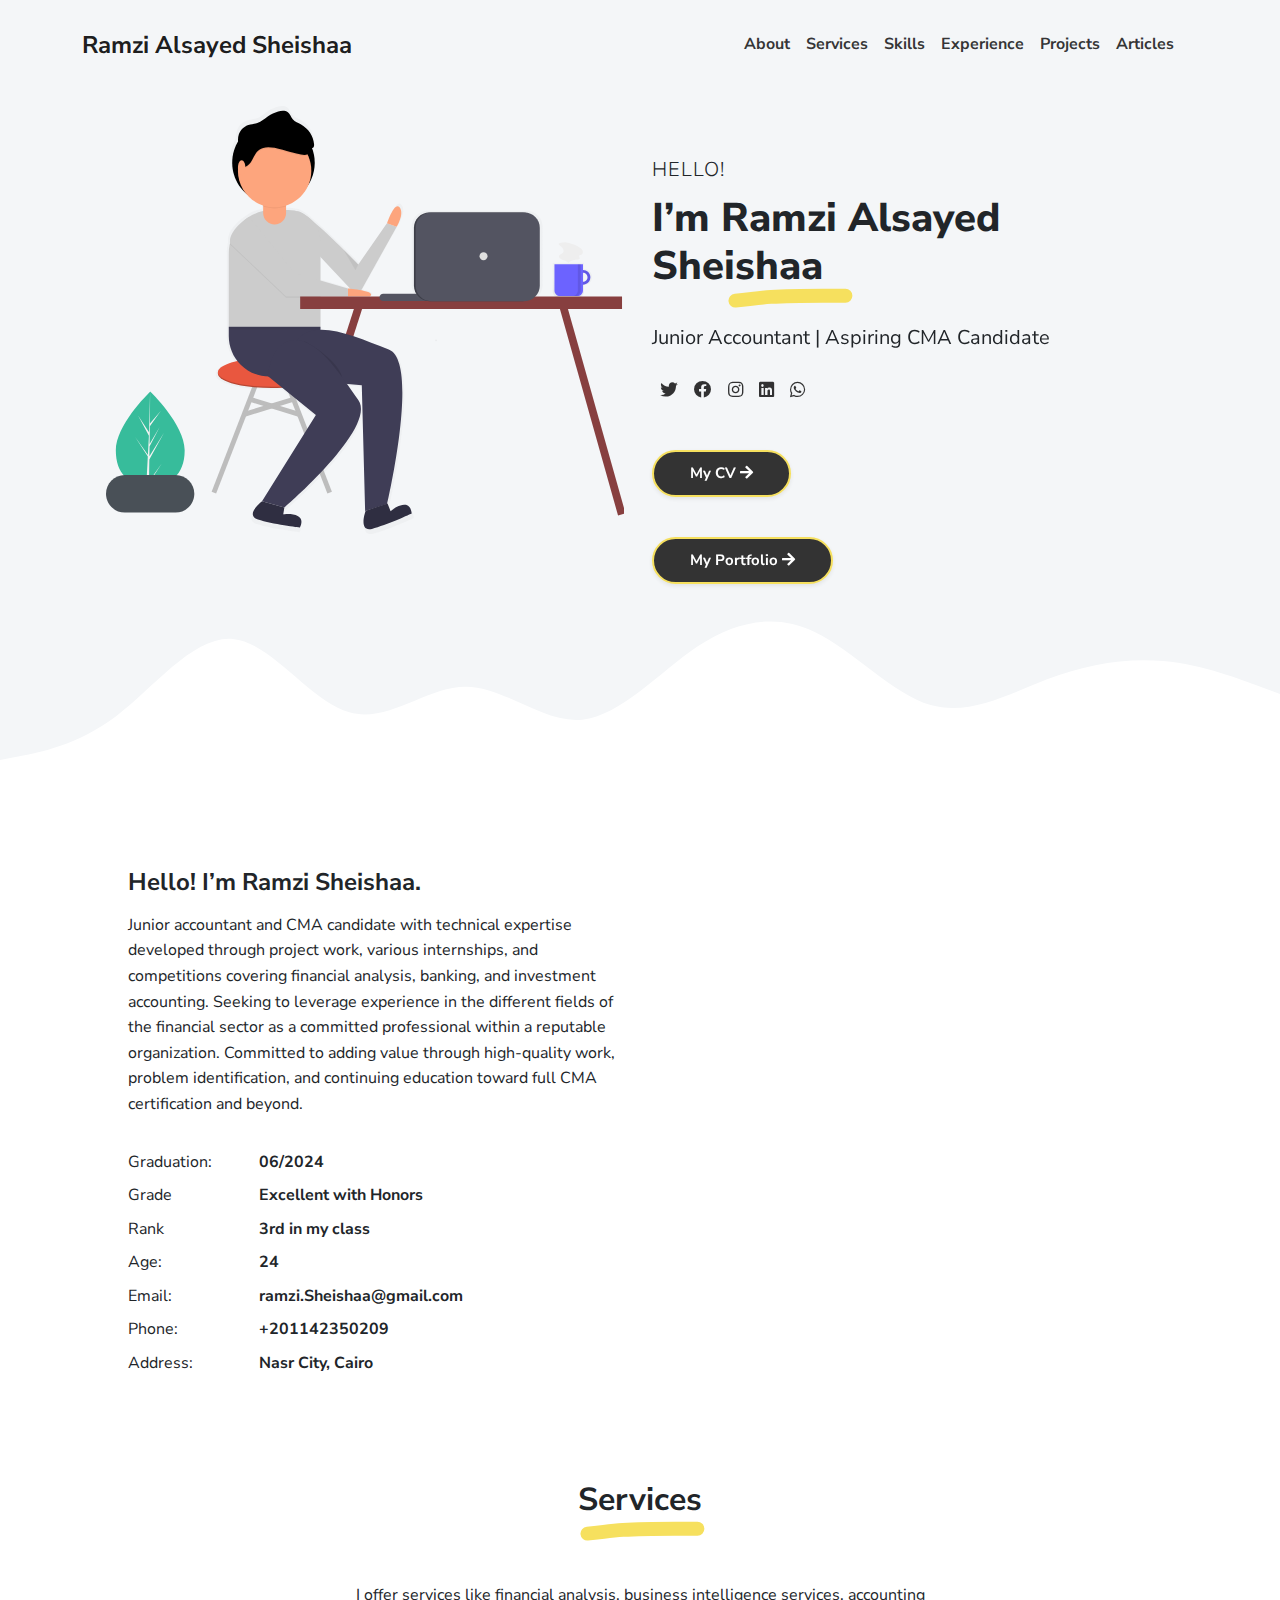
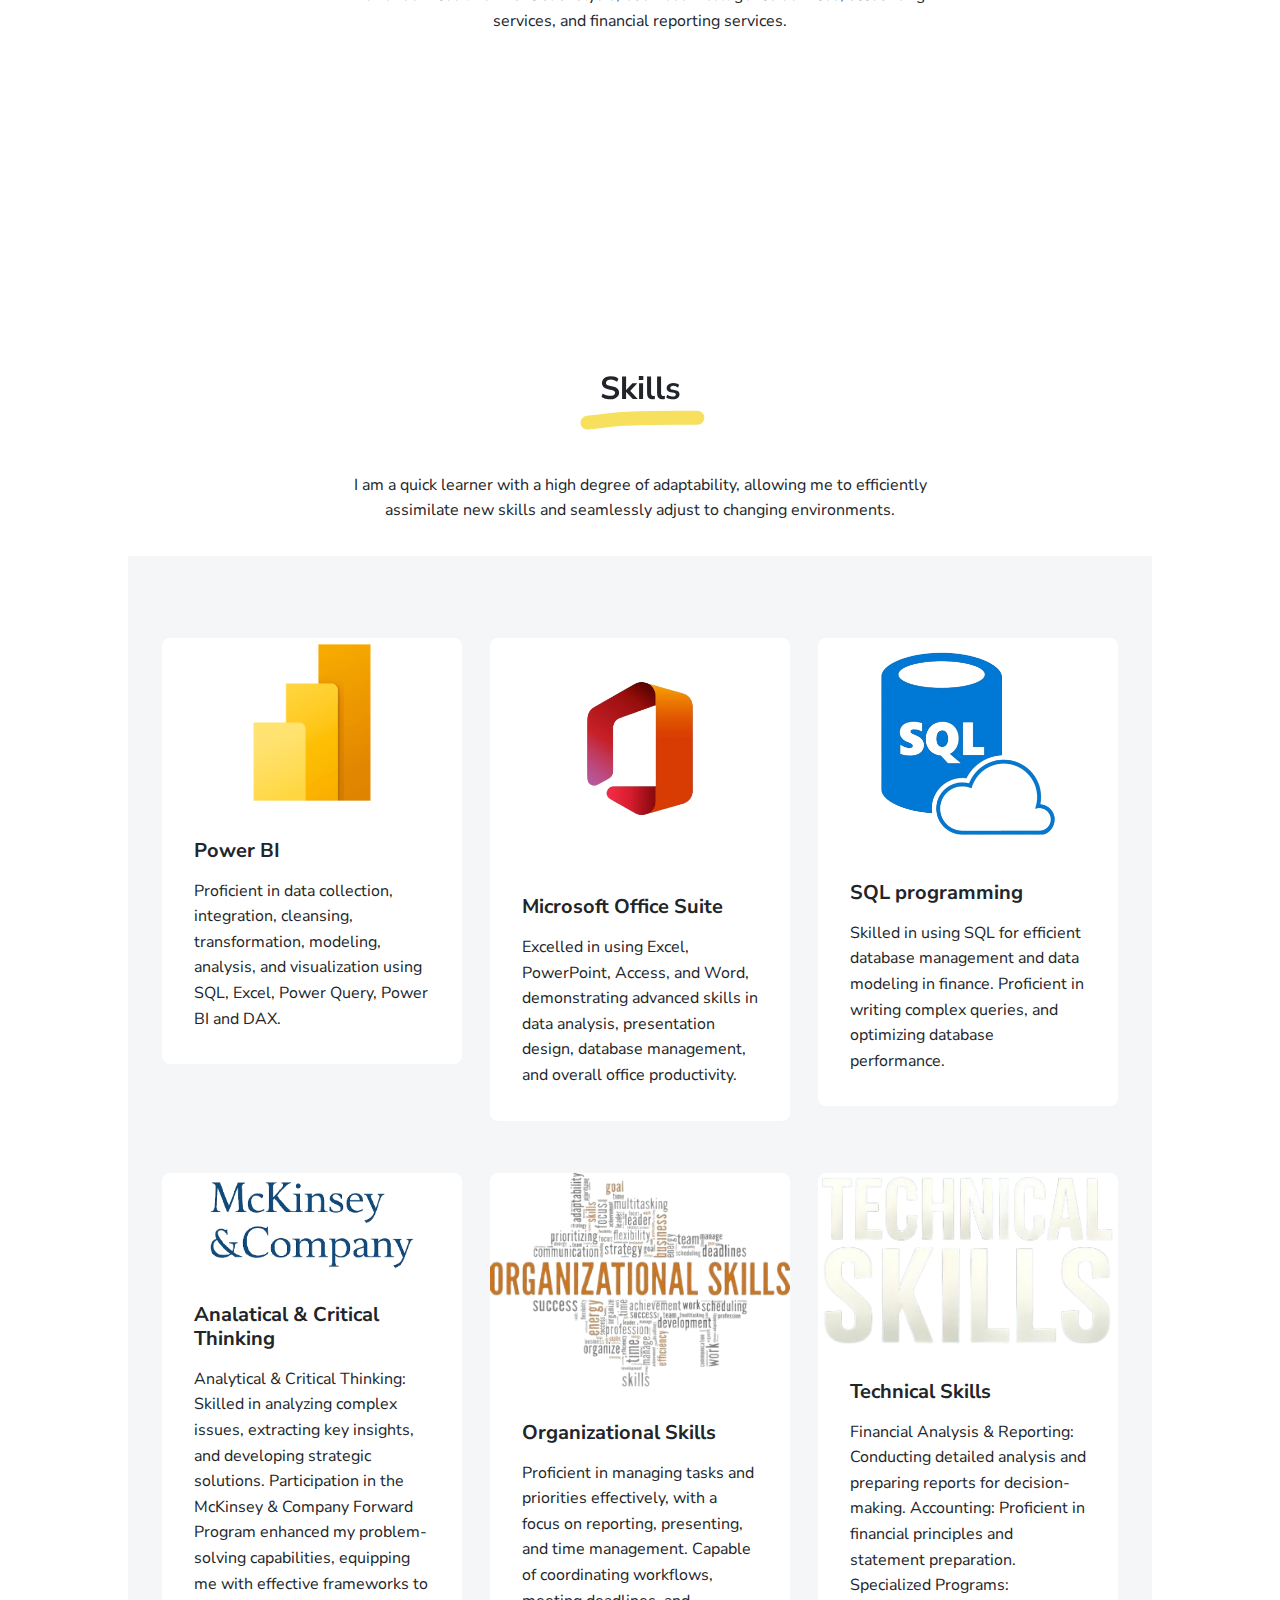
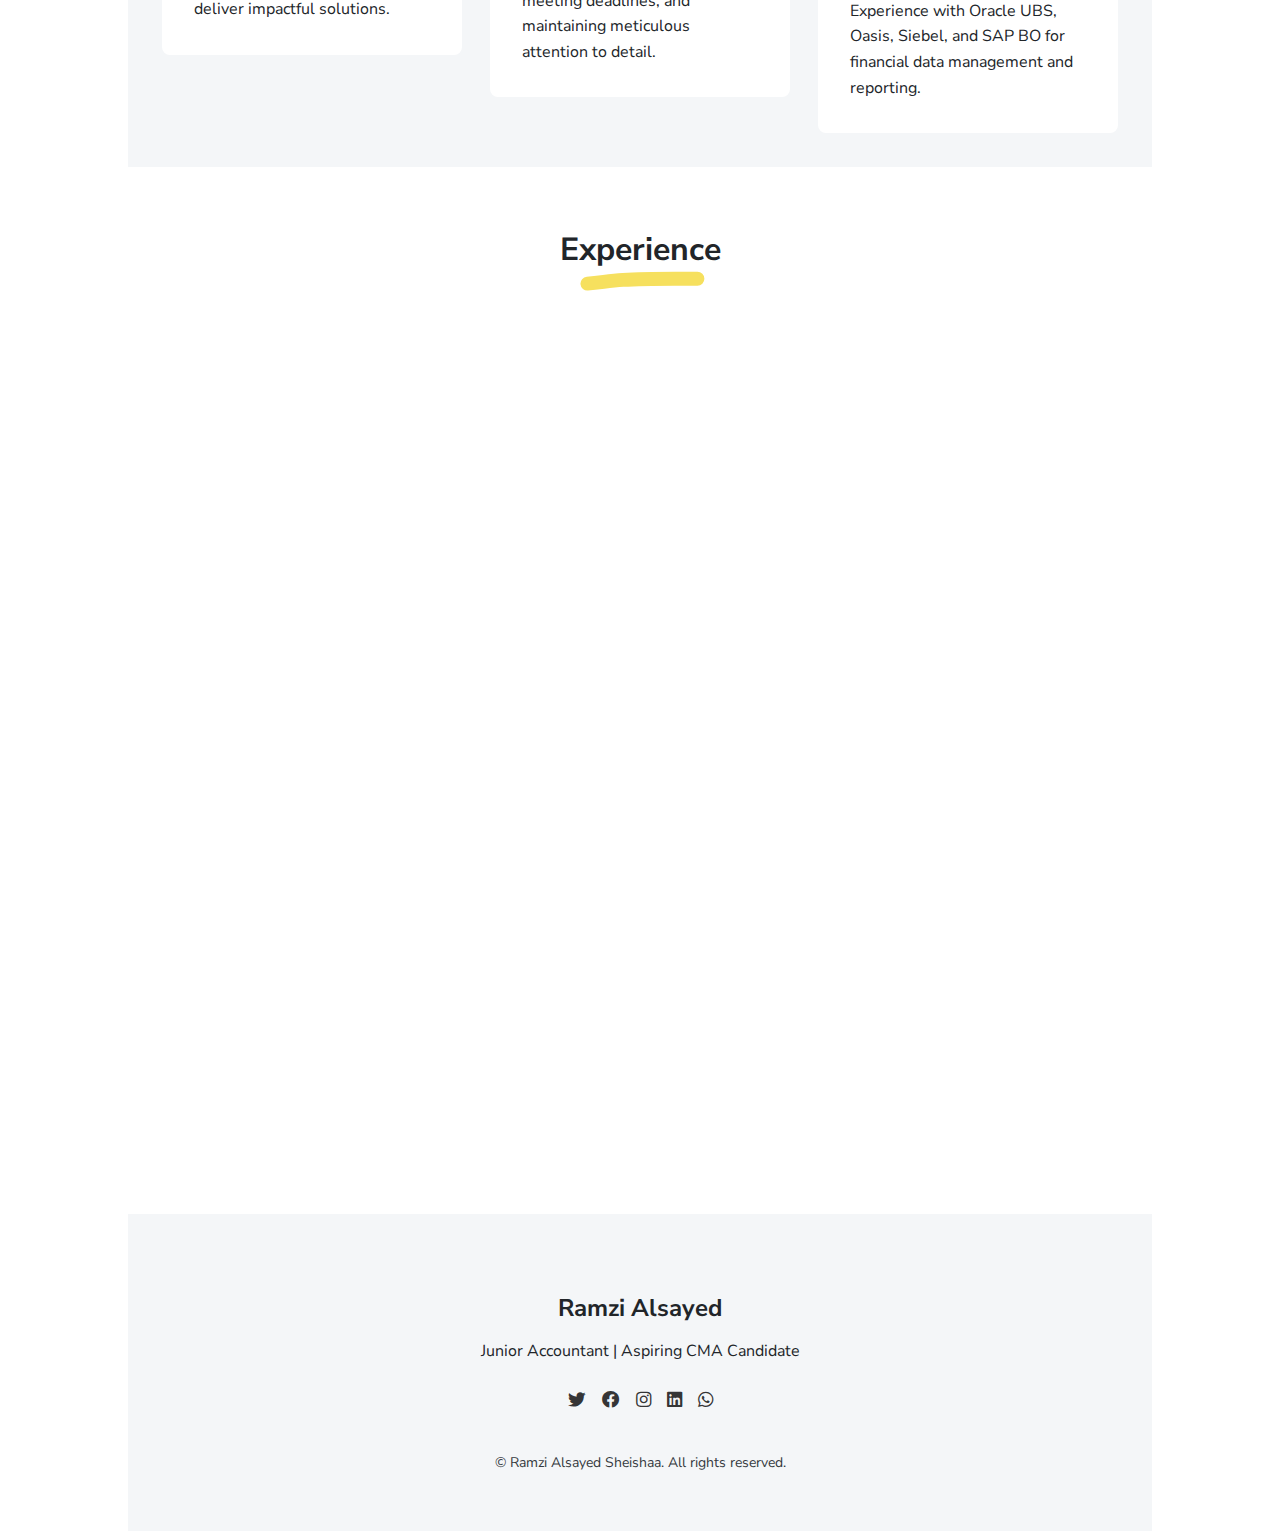
<file: index.html>
<!DOCTYPE html>
<!-- upto 2 directory depth-->
<html lang="en-US">
  <head>
    <meta charset="UTF-8">
    <meta http-equiv="X-UA-Compatible" content="IE=edge">
    <meta name="viewport" content="width=device-width, initial-scale=1">
    <meta name="google-site-verification" content="PllQ6cp0_no1KpwjBgGaep3kcs-IVrneFNLfGpQ3LeI" />
    <title>Ramzi Alsayed Sheishaa</title>
    <link rel="preconnect" href="https://fonts.gstatic.com" crossorigin="crossorigin"/>
    <link rel="preconnect" href="https://fonts.gstatic.com" crossorigin>

    <link rel="preload" as="style" href="https://fonts.googleapis.com/css2?family=Nunito+Sans:wght@300;400;700;800&amp;display=swap"/>
    <link rel="stylesheet" href="https://fonts.googleapis.com/css2?family=Nunito+Sans:wght@300;400;700;800&amp;display=swap" media="print" onload="this.media='all'"/>
    <noscript>
      <link rel="stylesheet" href="https://fonts.googleapis.com/css2?family=Nunito+Sans:wght@300;400;700;800&amp;display=swap"/>
    </noscript>
    <link href="./css/font-awesome/css/all.min.css?ver=1.2.0" rel="stylesheet">
    <link href="./css/bootstrap-icons/bootstrap-icons.css?ver=1.2.0" rel="stylesheet">
    <link href="./css/bootstrap.min.css?ver=1.2.0" rel="stylesheet">
    <link href="./css/aos.css?ver=1.2.0" rel="stylesheet">
    <link href="./css/main.css?ver=1.2.0" rel="stylesheet">
     <link rel="stylesheet" href="css/articles.css">
    <link rel="icon" type="image/svg+xml" href="wel.svg">
    
    <noscript>
      <style type="text/css">
        [data-aos] {
            opacity: 1 !important;
            transform: translate(0) scale(1) !important;
        } 
        
      </style>      
    </noscript>

    <script>
  document.addEventListener('DOMContentLoaded', function() {
    // Smooth scrolling for anchor links
    const scrollLinks = document.querySelectorAll('a[href^="#"]');
    scrollLinks.forEach(link => {
      link.addEventListener('click', function(e) {
        e.preventDefault();
        const targetId = this.getAttribute('href').substring(1);
        const targetElement = document.getElementById(targetId);
        if (targetElement) {
          window.scrollTo({
            top: targetElement.offsetTop,
            behavior: 'smooth'
          });
        }
      });
    });
  });
</script>
    
  </head>
  <body id="top">
    <header class="bg-light">
      <nav class="navbar navbar-expand-lg navbar-light bg-light" id="header-nav" role="navigation">
        <div class="container"><a class="link-dark navbar-brand site-title mb-0" href="#">Ramzi Alsayed Sheishaa</a>
          <button class="navbar-toggler" type="button" data-bs-toggle="collapse" data-bs-target="#navbarSupportedContent" aria-controls="navbarSupportedContent" aria-expanded="false" aria-label="Toggle navigation"><span class="navbar-toggler-icon"></span></button>
          <div class="collapse navbar-collapse" id="navbarSupportedContent">
            <ul class="navbar-nav ms-auto me-2">
              <li class="nav-item"><a class="nav-link" href="#about">About</a></li>
              <li class="nav-item"><a class="nav-link" href="#services">Services</a></li>
              <li class="nav-item"><a class="nav-link" href="#skills">Skills</a></li>
              <li class="nav-item"><a class="nav-link" href="#experience">Experience</a></li>
              <a class="nav-link" href="https://ramzisheishaa.github.io/my-portfolio/index.html" target="_blank">Projects</a>
              <a class="nav-link" href="https://ramzisheishaa.github.io/my-portfolio/index.html" target="_blank">Articles</a>

            </ul>
          </div>
        </div>
      </nav>
    </header>
    <div class="page-content">
      <div id="content">
<header>
  <div class="cover bg-light">
    <div class="container px-3">
      <div class="row">
        <div class="col-lg-6 p-2"><img class="img-fluid" src="images/illustrations/hello3.svg" alt="hello"/></div>
        <div class="col-lg-6">
          <div class="mt-5">
            <p class="lead text-uppercase mb-1">Hello!</p>
            <h1 class="intro-title marker" data-aos="fade-left" data-aos-delay="50">I’m Ramzi Alsayed Sheishaa</h1>
            <p class="lead fw-normal mt-3" data-aos="fade-up" data-aos-delay="100">Junior Accountant | Aspiring CMA Candidate</p>
            <div class="social-nav" data-aos="fade-up" data-aos-delay="200">
              <nav role="navigation">
                <ul class="nav justify-content-left">
                  <li class="nav-item"><a class="nav-link" href="https://twitter.com/ramzi_ix" title="Twitter" target="_blank"><i class="fab fa-twitter"></i><span class="menu-title sr-only">Twitter</span></a></li>
                  <li class="nav-item"><a class="nav-link" href="https://www.facebook.com/ramziofficial0" title="Facebook" target="_blank"><i class="fab fa-facebook"></i><span class="menu-title sr-only">Facebook</span></a></li>
                  <li class="nav-item"><a class="nav-link" href="https://instagram.com/ramzi_ix" title="Instagram" target="_blank"><i class="fab fa-instagram"></i><span class="menu-title sr-only">Instagram</span></a></li>
                  <li class="nav-item"><a class="nav-link" href="https://www.linkedin.com/in/ramzialsayed" title="LinkedIn" target="_blank"><i class="fab fa-linkedin"></i><span class="menu-title sr-only">LinkedIn</span></a
                  ></li>
                  <li class="nav-item"><a class="nav-link" href="https://wa.me/+201091461512" title="Whatsapp"><i class="fab fa-whatsapp" target="_blank"></i><span class="menu-title sr-only">Whatsapp</span></a></li>
                </ul>
              </nav>
            </div>   
            
            <div class="mt-3" data-aos="fade-up" data-aos-delay="200">
    <a class="btn btn-primary shadow-sm mt-1 hover-effect" href="https://drive.google.com/file/d/1DWzDiQtQ9bwQSYpu2IdUNctfHXrqZjq_/view?usp=sharing" target="_blank" style="background-color: #333333; color: #ffffff;">My CV <i class="fas fa-arrow-right"></i></a>
</div>
                        <div class="mt-3" data-aos="fade-up" data-aos-delay="200">
    <a class="btn btn-primary shadow-sm mt-1 hover-effect" href="my-portfolio/index.html" target="_blank" style="background-color: #333333; color: #ffffff;">My Portfolio <i class="fas fa-arrow-right"></i></a>
</div>

        
          </div>
        </div>
      </div>
    </div>
  </div>
  <div class="wave-bg"></div>
</header>
<div class="section pt-4 px-3 px-lg-4" id="about">
  <div class="container-narrow">
    <div class="row">
      <div class="col-md-6">
        <h2 class="h4 my-2">Hello! I’m Ramzi Sheishaa.</h2>
        <p>Junior accountant and CMA candidate with technical expertise developed through project work, various internships, and competitions covering financial analysis, banking, and investment accounting. Seeking to leverage experience in the different fields of the financial sector as a committed professional within a reputable organization. Committed to adding value through high-quality work, problem identification, and continuing education toward full CMA certification and beyond.</p>
       <div class="row mt-3">
          <div class="col-sm-3">
            <div class="pb-1">Graduation:</div>
          </div>
          <div class="col-sm-9">
            <div class="pb-1 fw-bolder"> 06/2024</div>
          </div>
          <div class="col-sm-3">          
            <div class="pb-1">Grade</div>
          </div>
          <div class="col-sm-9">
            <div class="pb-1 fw-bolder">Excellent with Honors</div>
          </div>
            <div class="col-sm-3">          
            <div class="pb-1">Rank</div>
          </div>
          <div class="col-sm-9">
            <div class="pb-1 fw-bolder">3rd in my class</div>
          </div>
          <div class="col-sm-3">          
            <div class="pb-1">Age:</div>
          </div>
          <div class="col-sm-9">
            <div class="pb-1 fw-bolder">24</div>
          </div>
          <div class="col-sm-3">
            <div class="pb-1">Email:</div>
          </div>
          <div class="col-sm-9">
            <div class="pb-1 fw-bolder">ramzi.Sheishaa@gmail.com</div>
          </div>
          <div class="col-sm-3">
            <div class="pb-1">Phone:</div>
          </div>
          <div class="col-sm-9">
            <div class="pb-1 fw-bolder">+201142350209</div>
          </div>
          <div class="col-sm-3">
            <div class="pb-1">Address:</div>
          </div>
          <div class="col-sm-9">
            <div class="pb-1 fw-bolder">Nasr City, Cairo</div>
          </div>
        </div>
      </div>

      <div class="col-md-5 offset-md-1" data-aos="fade-left" data-aos-delay="100"><img class="avatar img-fluid mt-2" src="images/avatar.png" width="400" height="400" alt="Ramzi Sheishaa"/></div>
    </div>
  </div>
</div>
<div class="section px-3 px-lg-4 pt-5" id="services">
  <div class="container-narrow">
    <div class="text-center mb-5">
      <h2 class="marker marker-center">Services</h2>
    </div>
    <div class="text-center">
      <p class="mx-auto mb-3" style="max-width:600px"> I offer services like financial analysis, business intelligence services, accounting services, and financial reporting services.</p>
    </div>
    <div class="row py-3">
      <div class="col-md-3 text-center" data-aos="fade-up" data-aos-delay="200"><img class="mb-2" src="images/services/analysis.svg" width="96" height="96" alt="Financial Analysis"/>
        <div class="h5">Financial Analysis</div>
      </div>      
      <div class="col-md-3 text-center" data-aos="fade-up" data-aos-delay="100"><img class="mb-2" src="images/services/Intelligence.svg" width="96" height="96" alt="Business Intelligence Services"/>
        <div class="h5">Business Intelligence Services</div>
      </div>
      <div class="col-md-3 text-center" data-aos="fade-up" data-aos-delay="300"><img class="mb-2" src="images/services/Accounting.svg" width="96" height="96" alt="Accounting Services"/>
        <div class="h5">Accounting Services</div>
      </div>
      <div class="col-md-3 text-center" data-aos="fade-up" data-aos-delay="400"><img class="mb-2" src="images/services/report.svg" width="96" height="96" alt="Financial Reporting Services"/>
        <div class="h5">Financial Reporting Services</div>
      </div>
    </div>
  </div>
</div>
<div class="section px-3 px-lg-4 pt-5" id="skills">
  <div class="container-narrow">
    <div class="text-center mb-5">
      <h2 class="marker marker-center">Skills</h2>
    </div>
    <div class="text-center">
      <p class="mx-auto mb-3" style="max-width:600px">I am a quick learner with a high degree of adaptability, allowing me to efficiently assimilate new skills and seamlessly adjust to changing environments.</p>
    </div>
    <div class="bg-light p-3">
     <div class="row mt-4">
        <div class="col-md-4">
          <div class="card">
            <img src="images/skills/power-bi.png" class="card-img-top" alt="Power BI">
            <div class="card-body">
              <h5 class="card-title">Power BI</h5>
              <p class="card-text">Proficient in data collection, integration, cleansing, transformation, modeling, analysis, and visualization using SQL, Excel, Power Query, Power BI and DAX.</p>
            </div>
          </div>
        </div>
        <div class="col-md-4">
          <div class="card">
            <img src="images/skills/office.png" class="card-img-top" alt="MS Office">
            <div class="card-body">
              <h5 class="card-title">Microsoft Office Suite</h5>
              <p class="card-text">Excelled in using Excel, PowerPoint, Access, and Word, demonstrating advanced skills in data analysis, presentation design, database management, and overall office productivity. </p>
            </div>
          </div>
        </div>
        <div class="col-md-4">
          <div class="card">
            <img src="images/skills/SQL.png" class="card-img-top" alt="SQL programming">
            <div class="card-body">
              <h5 class="card-title">SQL programming</h5>
              <p class="card-text">Skilled in using SQL for efficient database management and data modeling in finance. Proficient in writing complex queries, and optimizing database performance.</p>
            </div>
          </div>
        </div>
      </div>
      <div class="row mt-4 second-row">
        <div class="col-md-4">
          <div class="card">
            <img src="images/skills/mckinsey.png" class="card-img-top" alt="mckinsey & company">
            <div class="card-body">
              <h5 class="card-title">Analatical & Critical Thinking</h5>
              <p class="card-text">Analytical & Critical Thinking: Skilled in analyzing complex issues, extracting key insights, and developing strategic solutions. Participation in the McKinsey & Company Forward Program enhanced my problem-solving capabilities, equipping me with effective frameworks to deliver impactful solutions.</p>
            </div>
          </div>
        </div>
        <div class="col-md-4">
          <div class="card">
            <img src="images/skills/org.png" class="card-img-top" alt="Organizational Skills">
            <div class="card-body">
              <h5 class="card-title">Organizational Skills</h5>
              <p class="card-text">Proficient in managing tasks and priorities effectively, with a focus on reporting, presenting, and time management. Capable of coordinating workflows, meeting deadlines, and maintaining meticulous attention to detail.</p>
            </div>
          </div>
        </div>
        <div class="col-md-4">
          <div class="card">
            <img src="images/skills/tech.png" class="card-img-top" alt="Technical Skills">
            <div class="card-body">
              <h5 class="card-title">Technical Skills</h5>
              <p class="card-text">Financial Analysis & Reporting: Conducting detailed analysis and preparing reports for decision-making.
                Accounting: Proficient in financial principles and statement preparation.
                Specialized Programs: Experience with Oracle UBS, Oasis, Siebel, and SAP BO for financial data management and reporting.</p>
            </div>
          </div>
        </div>
      </div>
    </div>
  </section>

    
<div class="section px-3 px-lg-4 pt-5" id="experience">
  <div class="container-narrow">
    <div class="text-center mb-4">
      <h2 class="marker marker-center">Experience</h2>
    </div>
    <div class="row">
            <!-- First Card -->
      <div class="col-md-6 mb-3">
        <div class="card" style="max-width: 500px;" data-aos="fade-left" data-aos-delay="300">
          <div class="card-header px-2 py-1">
            <div class="d-flex justify-content-between">
              <div>
                <h3 class="h5 mb-0">General Ledger Accountant</h3>
                <div class="text-muted text-small">AgroGreen for food Exports<small> (July 2024- Dec 2024)</small></div>
              </div>
              <img src="images/services/computer.svg" width="40" height="32" alt="GL"/>
            </div>
          </div>
          <div class="card-body px-2 py-1">
            <p>General Ledger Accountant at AgroGreen for Food Exports, Responsible for managing the integrity and accuracy of the general ledger, including the preparation and posting of journal entries, reconciliation of sub-ledger accounts, maintenance of trial balance integrity, and preparing periodic financial statements..</p>
          </div>
        </div>
      </div>      
      <!-- Second Card -->
      <div class="col-md-6 mb-3">
        <div class="card" data-aos="fade-right" data-aos-delay="100">
          <div class="card-header px-2 py-1 d-flex justify-content-between">
            <div>
              <h3 class="h5 mb-0">Trainee</h3>
              <div class="text-muted text-small">National Bank of Egypt<small> (Aug 2023 - Sep 2023)</small></div>
            </div>
            <img src="images/services/NBE-logo.svg" width="50" height="45" alt="Trainee"/>
          </div>
          <div class="card-body px-2 py-1">
            <p>During my internship, I acquired substantial insights in various facets of the banking sector, including customer service and VIP customer service, banking operations, and credit analysis. In addition to these core areas, I also expanded my knowledge in digital transformation and cybersecurity.</p>
          </div>
        </div>
      </div>
      <!-- Third Card -->
      <div class="col-md-6 mb-3">
        <div class="card" style="max-width: 500px;" data-aos="fade-left" data-aos-delay="300">
          <div class="card-header px-2 py-1">
            <div class="d-flex justify-content-between">
              <div>
                <h3 class="h5 mb-0">Trainee</h3>
                <div class="text-muted text-small">Banque Misr<small> (July 16 to August 10)</small></div>
              </div>
              <img src="images/services/bmp-logo.png" width="40" height="32" alt="Bank Training"/>
            </div>
          </div>
          <div class="card-body px-2 py-1">
            <p>During my one-month Bank Misr internship, I refined both practical skills in credit analysis, retail banking, and cheque handling, alongside valuable soft skills in customer service.</p>
          </div>
        </div>
      </div>
      <!-- Fourth Card -->
      <div class="col-md-6 mb-3">
        <div class="card" style="max-width: 500px;" data-aos="fade-left" data-aos-delay="300">
          <div class="card-header px-2 py-1">
            <div class="d-flex justify-content-between">
              <div>
                <h3 class="h5 mb-0">Product  Specialist</h3>
                <div class="text-muted text-small">Excellent Advertising Startup.<small> (Jan 2023- May 2023)    Part-Time Job</small></div>
              </div>
              <img src="images/services/product.svg" width="40" height="32" alt="Product Specialist"/>
            </div>
          </div>
          <div class="card-body px-2 py-1">
            <p>conducting market research, collaborating with cross-
                 functional teams, and developing advertising products that 
                met the evolving needs of our clients. I leveraged my 
                expertise in product development to deliver successful 
                 product launches.</p>
          </div>
        </div>
      </div>
            <!-- Fifth Card -->
      <div class="col-md-6 mb-3">
        <div class="card" style="max-width: 500px;" data-aos="fade-left" data-aos-delay="300">
          <div class="card-header px-2 py-1">
            <div class="d-flex justify-content-between">
              <div>
                <h3 class="h5 mb-0">Trainee</h3>
                <div class="text-muted text-small">Faisal Islamic Bank<small> (August 2022 - 1 month)</small></div>
              </div>
              <img src="images/services/FIBE_logo.png" width="40" height="32" alt="Bank Training"/>
            </div>
          </div>
          <div class="card-body px-2 py-1">
            <p>Bank's training rotation program enabled me to gain hands-
                on experience and engage in multiple departments such as 
                Customer Service, Investment Management, Cheques & 
                Drafts Collection, Risk Management, and HR.</p>
            <p>Additionally, 
               I acquired significant proficiency in SAP Business Objects 
               during this period.</p>
          </div>
        </div>
      </div>
            <!-- Sixth Card -->
      <div class="col-md-6 mb-3">
        <div class="card" style="max-width: 500px;" data-aos="fade-left" data-aos-delay="300">
          <div class="card-header px-2 py-1">
            <div class="d-flex justify-content-between">
              <div>
                <h3 class="h5 mb-0">Trainee</h3>
                <div class="text-muted text-small">CIB<small> (Sep 2022-1 Month)</small></div>
              </div>
              <img src="images/services/bank.svg" width="40" height="32" alt="Bank Training"/>
            </div>
          </div>
          <div class="card-body px-2 py-1">
            <p>The internship concentrated on financial inclusion, cash 
                flow statement, and banking products and services.</p>
          </div>
        </div>
      </div>

    </div>
  </div>
</div>
        




<!-- <div class="section px-2 px-lg-4 pt-5" id="Activities">
  <div class="container">
    <div class="text-center mb-5">
      <h2 class="marker marker-center">Activities</h2>
    </div>
    <div class="grid bp-gallery pb-3" data-aos="zoom-in-up" data-aos-delay="100">
      <div class="grid-sizer"></div>
      <div class="grid-item"><a href="">
          <figure class="portfolio-item"><img src="images/portfolio/Best-Member.jpg" data-bp="images/portfolio/Best-Member.jpg"/>
            <figcaption>
              <h4 class="h5 mb-0">First Month in ENACTUS</h4>
              <div>Projct Management Member</div>
            </figcaption>
          </figure></a></div>
      <div class="grid-item"><a href="">
          <figure class="portfolio-item"><img src="images/portfolio/CMA.jpg" data-bp="images/portfolio/CMA.jpg"/>
            <figcaption>
              <h4 class="h5 mb-0">CMA Event Preperation</h4>
              <div>Al-Azhar University 2022</div>
            </figcaption>
          </figure></a></div>
      <div class="grid-item"><a href="">
          <figure class="portfolio-item"><img src="images/portfolio/Interviews.jpg" data-bp="images/portfolio/Interviews.jpg" data-caption="Interviews"/>
            <figcaption> 
              <h4 class="h5 mb-0">Interviews For The New Season</h4>
              <div>Season 2022</div>
            </figcaption>
          </figure></a></div>
                  <div class="grid-item"><a href="">
          <figure class="portfolio-item"><img src="images/portfolio/Dr.mhmd.jpg" data-bp="images/portfolio/Dr.mhmd.jpg" data-caption="With Dr. Mohammad Al-Awady My Academic Supervisor in IMASLC"/>
            <figcaption> 
              <h4 class="h5 mb-0">With Dr. Mohammad Al-Awady My Academic Supervisor, in IMA Student Leadership Conference</h4>
              <div>Grand Nile Tower Hotel May 2023</div>
            </figcaption>
          </figure></a></div>
            <div class="grid-item"><a href="">
          <figure class="portfolio-item"><img src="images/portfolio/Water-hyacinths.jpg" data-bp="images/portfolio/Water-hyacinths.jpg" data-caption="Working in Water hyacinths Project as coordinator"/>
            <figcaption> 
              <h4 class="h5 mb-0">Working in Water hyacinths Project as Coordinator</h4>
              <div>Season 2021</div>
            </figcaption>
          </figure></a></div>
      <div class="grid-item"><a href="">
          <figure class="portfolio-item"><img src="images/portfolio/Sugarcane.jpg" data-bp="images/portfolio/Sugarcane.jpg"/>
            <figcaption>
              <h4 class="h5 mb-0">Supervising and participating in the sugar cane project in the laboratory</h4>
              <div>Season 2022</div>
            </figcaption>
          </figure></a></div>
      <div class="grid-item"><a href="">
          <figure class="portfolio-item"><img src="images/portfolio/board.jpg" data-bp="images/portfolio/board.jpg"/>
            <figcaption>
              <h4 class="h5 mb-0">ENACTUS board Meeting</h4>
              <div>Season 2021</div>
            </figcaption>
          </figure></a></div>

          </div>
  </div>
</div>
        
<div class="section px-2 px-lg-4 pt-5 mb-5" id="My Articles">
 <div class="text-center mb-5">
      <h2 class="marker marker-center">Articles</h2>
    </div>
<div class="article-buttons">
    <a href="https://medium.com/@ramzi.sheishaa/transforming-the-ledger-how-blockchain-technology-is-revolutionizing-accounting-d007dcdee723" target="_blank" class="btn article-btn">Transforming the Ledger</a>
    <a href="https://medium.com/@ramzi.sheishaa/navigating-inflation-types-measures-and-economic-implications-482e37ef2914" target="_blank" class="btn article-btn">Navigating Inflation</a>
  </div>
</div> -->      


    
   
<footer class="pt-4 pb-4 text-center bg-light">
  <div class="container">
    <div class="my-3">
      <div class="h4">Ramzi Alsayed</div>
      <p>Junior Accountant | Aspiring CMA Candidate</p>
      <div class="social-nav">
        <nav role="navigation">
          <ul class="nav justify-content-center">
            <li class="nav-item"><a class="nav-link" href="https://twitter.com/ramzi_ix" title="Twitter" target="_blank"><i class="fab fa-twitter"></i><span class="menu-title sr-only">Twitter</span></a></li>
            <li class="nav-item"><a class="nav-link" href="https://www.facebook.com/ramziofficial0" title="Facebook" target="_blank"><i class="fab fa-facebook"></i><span class="menu-title sr-only">Facebook</span></a></li>
            <li class="nav-item"><a class="nav-link" href="https://instagram.com/ramzi_ix" title="Instagram" target="_blank"><i class="fab fa-instagram"></i><span class="menu-title sr-only">Instagram</span></a></li>
            <li class="nav-item"><a class="nav-link" href="https://www.linkedin.com/in/ramzialsayed" title="LinkedIn" target="_blank"><i class="fab fa-linkedin"></i><span class="menu-title sr-only">LinkedIn</span></a></li>
            <li class="nav-item"><a class="nav-link" href="https://wa.me/+201091461512" title="Whatsapp" target="_blank"><i class="fab fa-whatsapp"></i><span class="menu-title sr-only">Behance</span></a></li>
          </ul>
        </nav>
      </div>
    </div>
    <div class="text-small text-secondary">
      <div class="mb-1">&copy; Ramzi Alsayed Sheishaa. All rights reserved.</div>
  </div>
</footer></div>
    </div>
    <div id="scrolltop"><a class="btn btn-secondary" href="#top"><span class="icon"><i class="fas fa-angle-up fa-x"></i></span></a></div>
    <script src="./scripts/imagesloaded.pkgd.min.js?ver=1.2.0"></script>
    <script src="./scripts/masonry.pkgd.min.js?ver=1.2.0"></script>
    <script src="./scripts/BigPicture.min.js?ver=1.2.0"></script>
    <script src="./scripts/purecounter.min.js?ver=1.2.0"></script>
    <script src="./scripts/bootstrap.bundle.min.js?ver=1.2.0"></script>
    <script src="./scripts/aos.min.js?ver=1.2.0"></script>
    <script src="./scripts/main.js?ver=1.2.0"></script>  


  </body>
</html>
</file>
<file: css/main.css>
html, body {
  overflow-x: hidden;
}

/**
 * Enable smooth scrolling on the whole document
 */
html {
  scroll-behavior: smooth;
}

/**
 * Disable smooth scrolling when users have prefers-reduced-motion enabled
 */
@media screen and (prefers-reduced-motion: reduce) {
  html {
    scroll-behavior: auto;
  }
}

/**
 * Add .section to every anchored element for scroll margin
 */
.section {
  scroll-margin-top: 2rem;
}

/* Header */
.site-title {
  font-size: 1.5rem;
  font-weight: 700;
  line-height: 3rem;
  text-decoration: none;
}

@media (min-width: 48em) {
  .site-title {
    float: left;
  }
}

.nav-link {
  font-weight: 700;
  color: rgba(0, 0, 0, 0.8) !important;
}

.social-nav .nav-link {
  padding: 0 0.5rem;
  font-size: 1.1rem;
  line-height: 2.5rem;
}

.nav-link:hover,
.nav-link:focus,
.active .nav-link {
  color: rgba(0, 0, 0, 0.6) !important;
}

/* Hero (intro) section */
.intro-title {
  font-weight: 800;
}

@-webkit-keyframes animateWave {
  0% {
    transform: scale(1, 0);
  }
  100% {
    transform: scale(1, 1);
  }
}

@keyframes animateWave {
  0% {
    transform: scale(1, 0);
  }
  100% {
    transform: scale(1, 1);
  }
}

.wave-bg {
  display: block;
  height: 220px;
  width: 100%;
  min-width: 600px;
  transform-origin: top;
  -webkit-animation: animateWave 2000ms cubic-bezier(0.23, 1, 0.32, 1) forwards;
          animation: animateWave 2000ms cubic-bezier(0.23, 1, 0.32, 1) forwards;
  background-image: url("../images/wave-bg.svg");
  background-position: center;
  background-repeat: no-repeat;
}

img.avatar {
  border-radius: 30px;
}

/* Masonary grid for portfolio */
.grid:after {
  content: '';
  display: block;
  clear: both;
}

/* Grid Item */
.grid-sizer,
.grid-item {
  width: 100%;
}

.grid-item {
  padding-bottom: 12px;
}

@media (min-width: 48em) {
  .grid-sizer,
  .grid-item {
    width: 25%;
  }
  .grid-item {
    float: left;
    padding: 6px;
  }
}

.grid-item img {
  display: block;
  width: 100%;
  max-width: 100%;
}

/* Portfolio */
.portolio-section .container {
  padding: 0;
}

.portfolio-item {
  position: relative;
  overflow: hidden;
  text-align: center;
  margin: 0;
}

.portfolio-item figcaption {
  position: absolute;
  top: auto;
  bottom: 0;
  left: 0;
  width: 100%;
  padding: 12px;
  background: rgba(255, 255, 255, 0.75);
  transition: transform 0.35s;
  transform: translate3d(0, 100%, 0);
}

.portfolio-item figcaption h4 {
  color: #222;
  font-size: 16px;
  text-transform: uppercase;
  font-weight: 700;
  margin-bottom: 3px;
}

.portfolio-item figcaption p {
  color: #444;
  font-size: 14px;
  font-weight: 600;
  margin-bottom: 0;
}

.portfolio-item:hover figcaption {
  transform: translate3d(0, 0, 0);
}

/* Portolio Caption */
#bp_container .bp-xc {
  background: #F6E05E !important;
}

#bp_caption a {
  text-decoration: none;
}

/* Footer section */
footer a:not(.nav-link) {
  color: inherit;
  font-weight: 600;
  text-decoration: none;
  cursor: pointer;
}

/* Scroll Top */
#scrolltop {
  display: block;
  visibility: hidden;
  opacity: 0;
  transition: visibility 0s, opacity 0.5s ease-in;
  position: fixed;
  bottom: 20px;
  right: 20px;
}

#scrolltop .btn {
  padding: 3px 11px;
  border-radius: 50%;
}

/* Additional utility styles */
.container-narrow {
  max-width: 1024px;
  margin: 0 auto;
}

.text-small {
  font-size: 0.875rem;
}

.text-uppercase {
  letter-spacing: 0.05em;
}

.hover-effect {
  transition: transform .18s ease-in-out;
}

.hover-effect:hover {
  transform: translateY(-2px);
}

.marker {
  position: relative;
  display: inline;
  width: auto;
}

.marker-center {
  padding-right: 0;
}

.marker:after {
  content: "";
  width: 125px;
  height: 30px;
  position: absolute;
  bottom: -25px;
  right: -30px;
  background-image: url("../images/marker.svg");
  background-repeat: no-repeat;
}

.marker-center:after {
  bottom: -30px;
  left: 50%;
  margin-left: -60px;
}

@media (max-width: 575.98px) {
  .marker {
    padding-right: 0;
  }
  .marker:after {
    bottom: -30px;
    left: 50%;
    margin-left: -60px;
  }
}

.entry-title a {
  text-decoration: none;
}
</file>
<file: css/articles.css>
/* Style for the article buttons */
.article-buttons .article-btn {
  display: inline-block;
  padding: 12px 24px;
  margin: 5px;
  background-color: #333; /* Dark gray for the button */
  color: #fff;
  text-decoration: none;
  border: 2px solid #333; /* Border matches button color */
  border-radius: 30px; /* Rounded border */
  font-size: 16px; /* Larger font size */
  font-weight: bold; /* Bold font weight */
  cursor: pointer;
  transition: background-color 0.3s, color 0.3s, border-color 0.3s; /* Smooth transition */
}

.article-buttons .article-btn:hover {
  background-color: #222; /* Darker shade of gray on hover */
  border-color: #222; /* Darker border on hover */
}
</file>
